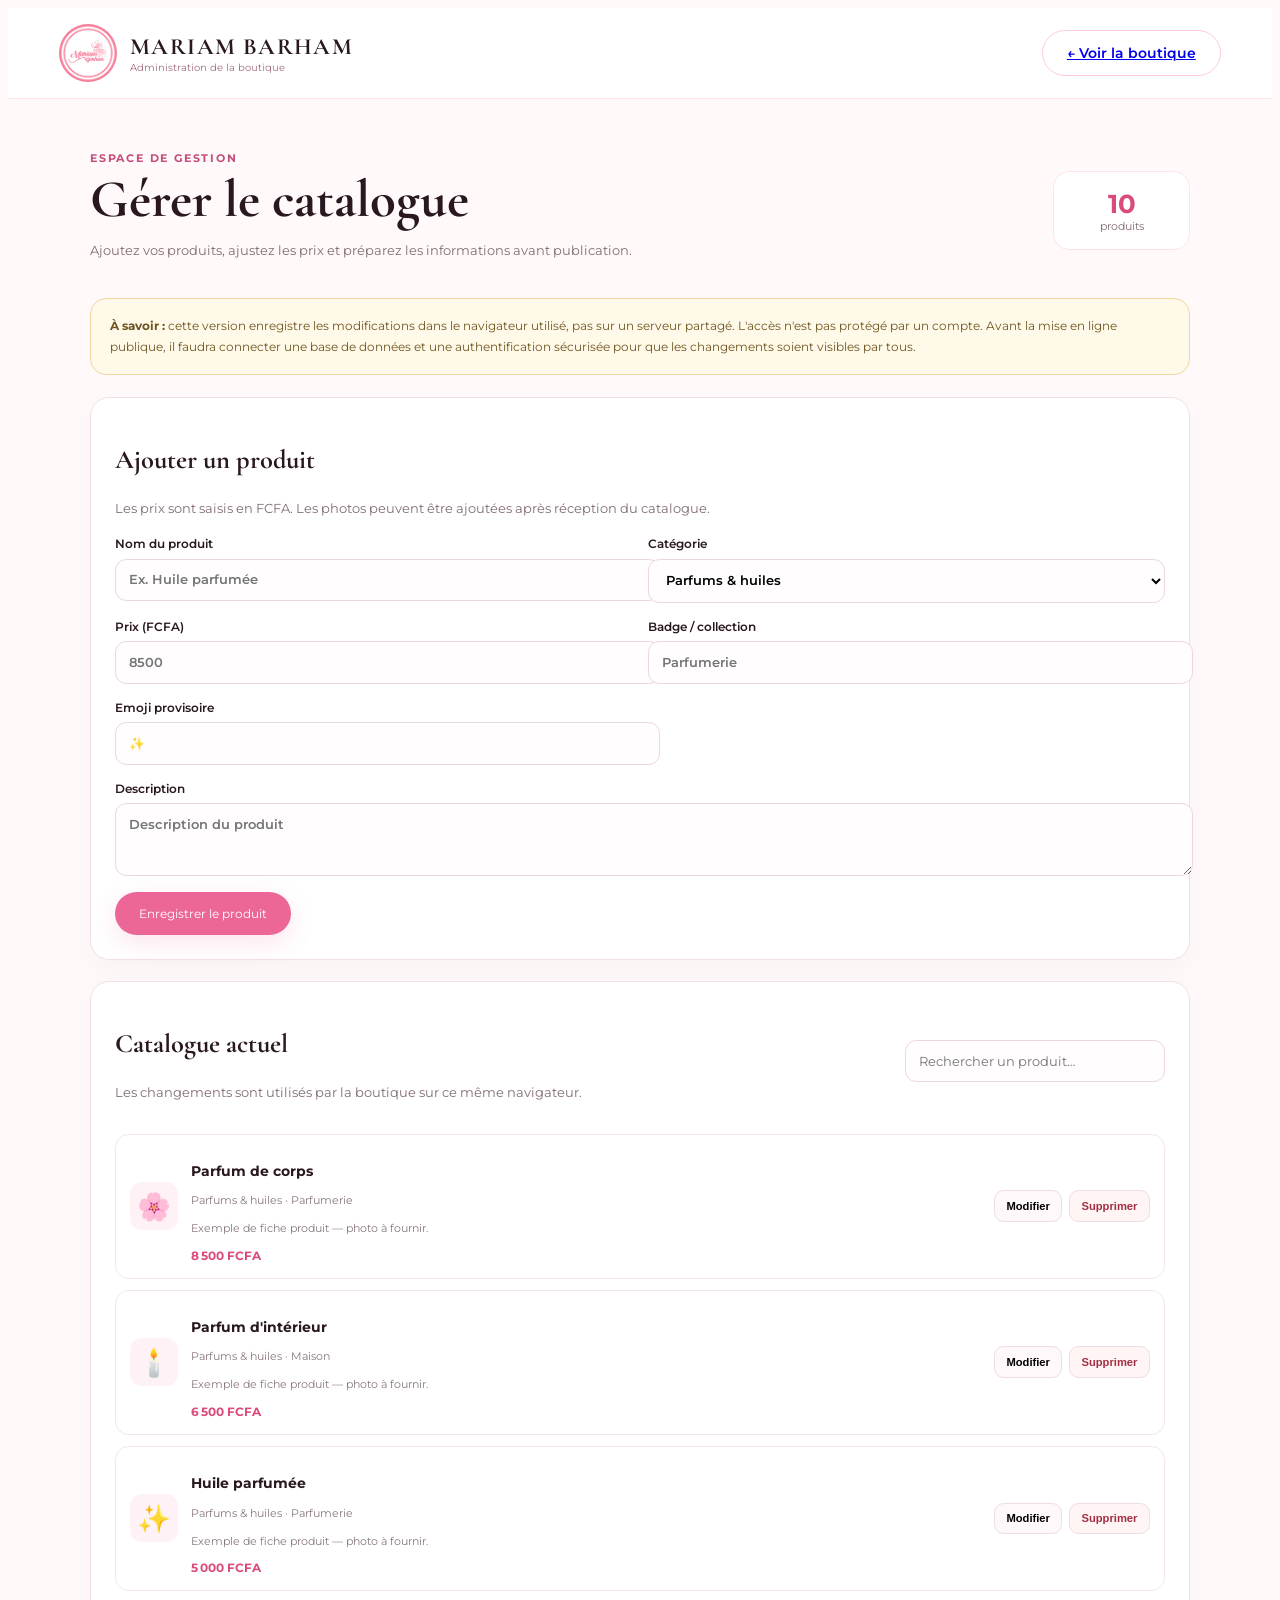
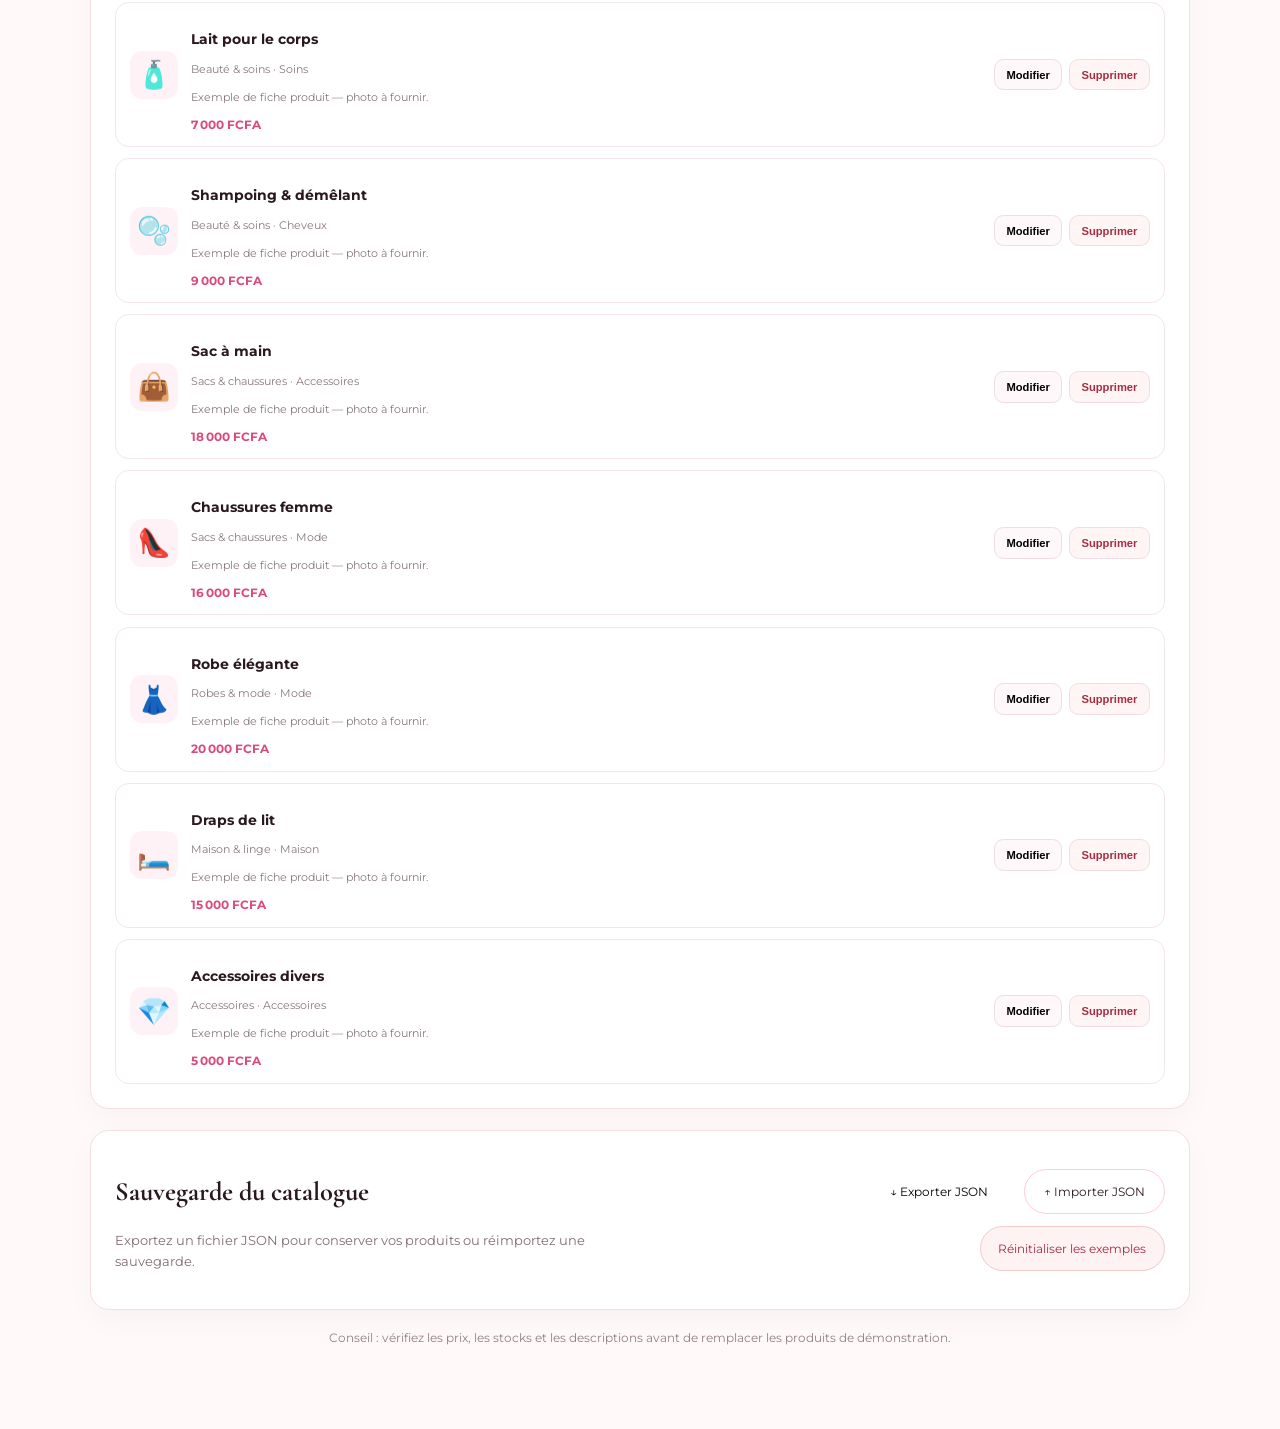
<file: admin.html>
<!doctype html>
<html lang="fr">
<head>
  <meta charset="utf-8">
  <meta name="viewport" content="width=device-width, initial-scale=1">
  <meta name="theme-color" content="#f477a5">
  <title>Administration — Mariam Barham</title>
  <link rel="icon" href="assets/logo-mariam-barham.png" type="image/png">
  <link rel="preconnect" href="https://fonts.googleapis.com">
  <link rel="preconnect" href="https://fonts.gstatic.com" crossorigin>
  <link href="https://fonts.googleapis.com/css2?family=Cormorant+Garamond:wght@500;600;700&family=Montserrat:wght@400;500;600;700&display=swap" rel="stylesheet">
  <link rel="stylesheet" href="css/style.css">
  <link rel="stylesheet" href="css/admin.css">
</head>
<body class="admin-body">
  <header class="admin-header">
    <a href="index.html" class="admin-brand"><img src="assets/logo-mariam-barham.png" alt="Logo Mariam Barham"><span><strong>MARIAM BARHAM</strong><small>Administration de la boutique</small></span></a>
    <a href="index.html" class="secondary-button">← Voir la boutique</a>
  </header>
  <main class="admin-main">
    <div class="admin-intro"><div><span class="admin-eyebrow">Espace de gestion</span><h1>Gérer le catalogue</h1><p>Ajoutez vos produits, ajustez les prix et préparez les informations avant publication.</p></div><div class="admin-stat"><strong id="product-total">0</strong><span>produits</span></div></div>
    <div class="admin-warning"><strong>À savoir :</strong> cette version enregistre les modifications dans le navigateur utilisé, pas sur un serveur partagé. L'accès n'est pas protégé par un compte. Avant la mise en ligne publique, il faudra connecter une base de données et une authentification sécurisée pour que les changements soient visibles par tous.</div>
    <section class="admin-panel">
      <div class="panel-heading"><div><h2 id="form-title">Ajouter un produit</h2><p>Les prix sont saisis en FCFA. Les photos peuvent être ajoutées après réception du catalogue.</p></div></div>
      <form id="product-form" class="admin-form">
        <input type="hidden" id="product-id">
        <label>Nom du produit<input id="product-name" required maxlength="100" placeholder="Ex. Huile parfumée"></label>
        <label>Catégorie<select id="product-category" required><option value="parfums">Parfums & huiles</option><option value="soins">Beauté & soins</option><option value="sacs">Sacs & chaussures</option><option value="mode">Robes & mode</option><option value="maison">Maison & linge</option><option value="accessoires">Accessoires</option></select></label>
        <label>Prix (FCFA)<input id="product-price" type="number" min="0" step="1" required placeholder="8500"></label>
        <label>Badge / collection<input id="product-badge" maxlength="40" placeholder="Parfumerie"></label>
        <label>Emoji provisoire<input id="product-emoji" maxlength="8" placeholder="🌸" value="✨"></label>
        <label class="wide-field">Description<textarea id="product-description" rows="3" maxlength="300" placeholder="Description du produit"></textarea></label>
        <div class="form-actions wide-field"><button class="primary-button" type="submit" id="save-product">Enregistrer le produit</button><button class="secondary-button hidden" type="button" id="cancel-edit">Annuler la modification</button></div>
      </form>
    </section>
    <section class="admin-panel">
      <div class="panel-heading inventory-heading"><div><h2>Catalogue actuel</h2><p>Les changements sont utilisés par la boutique sur ce même navigateur.</p></div><input id="admin-search" type="search" placeholder="Rechercher un produit…" aria-label="Rechercher un produit"></div>
      <div id="admin-products" class="admin-products"></div>
      <p id="empty-state" class="empty-state hidden">Aucun produit ne correspond à votre recherche.</p>
    </section>
    <section class="admin-panel backup-panel"><div><h2>Sauvegarde du catalogue</h2><p>Exportez un fichier JSON pour conserver vos produits ou réimportez une sauvegarde.</p></div><div class="backup-actions"><button type="button" id="export-catalog" class="secondary-button">↓ Exporter JSON</button><label class="secondary-button import-button">↑ Importer JSON<input id="import-catalog" type="file" accept="application/json,.json" hidden></label><button type="button" id="reset-catalog" class="danger-button">Réinitialiser les exemples</button></div></section>
    <p class="admin-footer-note">Conseil : vérifiez les prix, les stocks et les descriptions avant de remplacer les produits de démonstration.</p>
  </main>
  <div id="admin-toast" role="status" aria-live="polite" class="admin-toast"></div>
  <script src="js/admin.js"></script>
</body>
</html>
</file>
<file: css/style.css>
:root{--brand-pink:#f477a5;--brand-pink-deep:#ec6798;--brand-cream:#fffdf9;--brand-plum:#2a1820;--brand-gold:#d4af37}
body{font-family:Montserrat,sans-serif}a,button{transition:color .18s ease,background-color .18s ease,transform .18s ease}button{cursor:pointer}.brand-logo{width:64px;height:64px;object-fit:contain;border-radius:50%}.footer-logo{width:64px;height:64px;object-fit:contain;border-radius:50%;background:#fff}.nav-link:hover{color:var(--brand-pink-deep)}
.gold-gradient-text{background:linear-gradient(135deg,#b8860b,#e5c158,#996515);-webkit-background-clip:text;background-clip:text;-webkit-text-fill-color:transparent}.bg-luxury-pattern{background-color:#fffdf9;background-image:radial-gradient(#f9ecec 1.5px,transparent 1.5px);background-size:24px 24px}.hero-section{position:relative;overflow:hidden;border-bottom:1px solid #ffe3eb;background:linear-gradient(110deg,#ffe3eb,#f9ecec 55%,#fffdf9);padding:3rem 0 4rem}.eyebrow{display:inline-block;background:#fff;border:1px solid #ffccd8;color:#d94b7d;font-size:.7rem;text-transform:uppercase;letter-spacing:.15em;padding:.6rem 1rem;border-radius:999px}.primary-button,.secondary-button{display:inline-block;padding:.9rem 1.5rem;border-radius:999px;text-align:center;font-size:.85rem;font-weight:600}.primary-button{background:#ec6798;color:white;box-shadow:0 8px 24px #ec67982b}.primary-button:hover{background:#d94b7d;transform:translateY(-1px)}.secondary-button{background:white;border:1px solid #ffccd8}.secondary-button:hover{background:#fff5f7}.hero-brand-card{background:#ffffffd9;border:1px solid #fff;border-radius:2rem;padding:1.5rem;width:min(100%,28rem);box-shadow:0 20px 50px #2a182014}.hero-note{position:absolute;bottom:-1rem;right:0;background:white;border:1px solid #ffccd8;box-shadow:0 8px 25px #2a182014;border-radius:1rem;padding:.8rem 1rem;font-size:.7rem;font-weight:600}.category-btn{white-space:nowrap;border:1px solid #ffccd8;border-radius:999px;padding:.75rem 1.15rem;font-size:.75rem;background:#fff}.category-btn:hover{background:#fff5f7}.category-btn.active{background:#ec6798;color:#fff;border-color:#ec6798;box-shadow:0 5px 14px #ec67982a}.product-img{height:190px;background:linear-gradient(145deg,#fff5f7,#f9ecec);display:flex;align-items:center;justify-content:center;overflow:hidden}.product-emoji{font-size:4rem;filter:drop-shadow(0 8px 10px #2a182014)}.product-card{min-height:100%;}.counter{position:absolute;top:-.15rem;right:-.3rem;color:white;border-radius:999px;font-size:9px;min-width:17px;height:17px;display:flex;align-items:center;justify-content:center;padding:0 3px}.footer-heading{font-size:.7rem;font-weight:700;color:#e5c158;text-transform:uppercase;letter-spacing:.14em;margin-bottom:1rem}.modal{position:fixed;inset:0;z-index:70;background:#0008;padding:1rem;align-items:flex-start;justify-content:center;overflow-y:auto;padding-top:min(15vh,6rem)}.modal:not(.hidden){display:flex}.modal-card{width:100%;max-width:34rem;background:#fff;border:1px solid #ffe3eb;border-radius:1.25rem;padding:1.25rem;box-shadow:0 25px 70px #0002;max-height:80vh;overflow-y:auto}.cart-drawer{position:fixed;top:0;right:0;z-index:60;height:100dvh;width:100%;max-width:26rem;background:white;box-shadow:0 0 40px #0002;transform:translateX(105%);transition:transform .25s ease;display:flex;flex-direction:column}.cart-drawer.open{transform:translateX(0)}.toast{position:fixed;z-index:80;bottom:1.25rem;left:50%;transform:translate(-50%,1rem);opacity:0;pointer-events:none;transition:all .2s ease;background:#2a1820;color:white;border-radius:.75rem;padding:.8rem 1.2rem;font-size:.75rem;box-shadow:0 8px 24px #0002;max-width:calc(100vw - 2rem);text-align:center}.toast.show{transform:translate(-50%,0);opacity:1}.custom-scrollbar::-webkit-scrollbar{height:5px;width:6px}.custom-scrollbar::-webkit-scrollbar-thumb{background:#fba5ba;border-radius:8px}
@media(min-width:1024px){.hero-section{padding:4.5rem 0 5rem}}@media(max-width:640px){.brand-logo{width:52px;height:52px}.hero-brand-card{padding:1rem}.hero-note{right:0;bottom:-1.25rem;font-size:.62rem}.product-img{height:170px}}
</file>
<file: css/admin.css>
.admin-body{background:#fffaf9;color:var(--brand-plum);min-height:100vh}.admin-header{display:flex;align-items:center;justify-content:space-between;gap:1rem;padding:1rem clamp(1rem,4vw,3.5rem);background:#fff;border-bottom:1px solid #ffe3eb}.admin-brand{display:flex;align-items:center;gap:.8rem;text-decoration:none;color:inherit}.admin-brand img{width:58px;height:58px;object-fit:contain;border-radius:50%}.admin-brand strong,.admin-brand small{display:block}.admin-brand strong{font-family:'Cormorant Garamond',serif;font-size:1.45rem;letter-spacing:.06em}.admin-brand small{font-size:.65rem;color:#a36b7d}.admin-main{max-width:1100px;margin:0 auto;padding:2rem 1rem 4rem}.admin-intro{display:flex;align-items:center;justify-content:space-between;gap:1rem;margin:1rem 0 1.5rem}.admin-eyebrow{font-size:.7rem;letter-spacing:.16em;text-transform:uppercase;color:#c34d7d;font-weight:700}.admin-intro h1{font-family:'Cormorant Garamond',serif;font-size:clamp(2.2rem,5vw,3.3rem);font-weight:700;line-height:1.05;margin:.35rem 0}.admin-intro p,.panel-heading p,.backup-panel p{font-size:.82rem;color:#806c73;line-height:1.6}.admin-stat{background:#fff;border:1px solid #ffe3eb;border-radius:1rem;padding:1rem 1.4rem;text-align:center;min-width:90px}.admin-stat strong,.admin-stat span{display:block}.admin-stat strong{font-size:1.6rem;color:#d94b7d}.admin-stat span{font-size:.7rem;color:#806c73}.admin-warning{border:1px solid #f0d7a0;background:#fff9e9;border-radius:1rem;padding:1rem 1.2rem;font-size:.78rem;line-height:1.7;color:#6f5620;margin-bottom:1.4rem}.admin-panel{background:#fff;border:1px solid #f3dfe5;border-radius:1.2rem;padding:clamp(1rem,3vw,1.5rem);margin-bottom:1.3rem;box-shadow:0 10px 30px #2a182008}.panel-heading{margin-bottom:1.1rem}.panel-heading h2,.backup-panel h2{font-family:'Cormorant Garamond',serif;font-size:1.65rem;font-weight:700}.admin-form{display:grid;grid-template-columns:repeat(2,minmax(0,1fr));gap:1rem}.admin-form label{display:flex;flex-direction:column;gap:.45rem;font-size:.75rem;font-weight:600}.admin-form input,.admin-form select,.admin-form textarea,.inventory-heading input{width:100%;border:1px solid #edd6df;border-radius:.7rem;background:#fffdfd;padding:.8rem;font:inherit;font-size:.8rem;outline:none}.admin-form input:focus,.admin-form select:focus,.admin-form textarea:focus,.inventory-heading input:focus{border-color:#ec6798;box-shadow:0 0 0 3px #ec67981c}.wide-field{grid-column:1/-1}.form-actions,.backup-actions{display:flex;flex-wrap:wrap;gap:.7rem;align-items:center}.form-actions .primary-button,.form-actions .secondary-button,.backup-actions button,.import-button{font:inherit;font-size:.78rem;cursor:pointer;border:0}.inventory-heading{display:flex;justify-content:space-between;align-items:center;gap:1rem}.inventory-heading input{max-width:260px}.admin-products{display:grid;gap:.7rem}.admin-product{display:grid;grid-template-columns:minmax(0,1fr) auto;align-items:center;gap:1rem;border:1px solid #f4e5ea;border-radius:.85rem;padding:.9rem}.admin-product-main{display:flex;align-items:center;gap:.8rem;min-width:0}.admin-product-emoji{width:48px;height:48px;flex-shrink:0;display:grid;place-items:center;background:#fff2f6;border-radius:.75rem;font-size:1.7rem}.admin-product h3{font-weight:700;font-size:.85rem;overflow-wrap:anywhere}.admin-product p{font-size:.7rem;color:#887780;margin-top:.2rem;line-height:1.5}.admin-product-price{font-size:.78rem;color:#d94b7d;font-weight:700;margin-top:.2rem}.product-actions{display:flex;gap:.45rem}.small-action{border:1px solid #f0dce3;background:#fff8fa;border-radius:.6rem;padding:.55rem .7rem;font-size:.7rem;font-weight:600}.small-action.delete{color:#a42d43;background:#fff5f5}.empty-state{padding:2rem;text-align:center;color:#887780;font-size:.8rem}.backup-panel{display:flex;align-items:center;justify-content:space-between;gap:1rem}.backup-actions{justify-content:flex-end}.import-button{display:inline-block;border:1px solid #ffccd8!important;border-radius:999px;padding:.9rem 1.2rem;background:#fff}.danger-button{background:#fff2f2;border:1px solid #f2caca!important;color:#a42d43;border-radius:999px;padding:.9rem 1.1rem}.admin-footer-note{text-align:center;font-size:.72rem;color:#947e87}.admin-toast{position:fixed;bottom:1.2rem;left:50%;transform:translate(-50%,1rem);opacity:0;pointer-events:none;background:#2a1820;color:white;border-radius:.75rem;padding:.8rem 1rem;font-size:.8rem;transition:.2s;max-width:calc(100vw - 2rem);z-index:10}.admin-toast.show{opacity:1;transform:translate(-50%,0)}.hidden{display:none!important}
@media(max-width:640px){.admin-header{align-items:flex-start}.admin-brand img{width:46px;height:46px}.admin-brand strong{font-size:1.1rem}.admin-brand small{font-size:.58rem}.admin-header>.secondary-button{font-size:.65rem;padding:.7rem .8rem}.admin-intro{align-items:flex-start}.admin-stat{padding:.7rem;min-width:68px}.admin-form{grid-template-columns:1fr}.wide-field{grid-column:auto}.inventory-heading,.backup-panel{align-items:stretch;flex-direction:column}.inventory-heading input{max-width:none}.admin-product{grid-template-columns:1fr}.product-actions{justify-content:flex-end}.backup-actions{justify-content:flex-start}.backup-actions>*{flex:1;text-align:center}}
</file>
